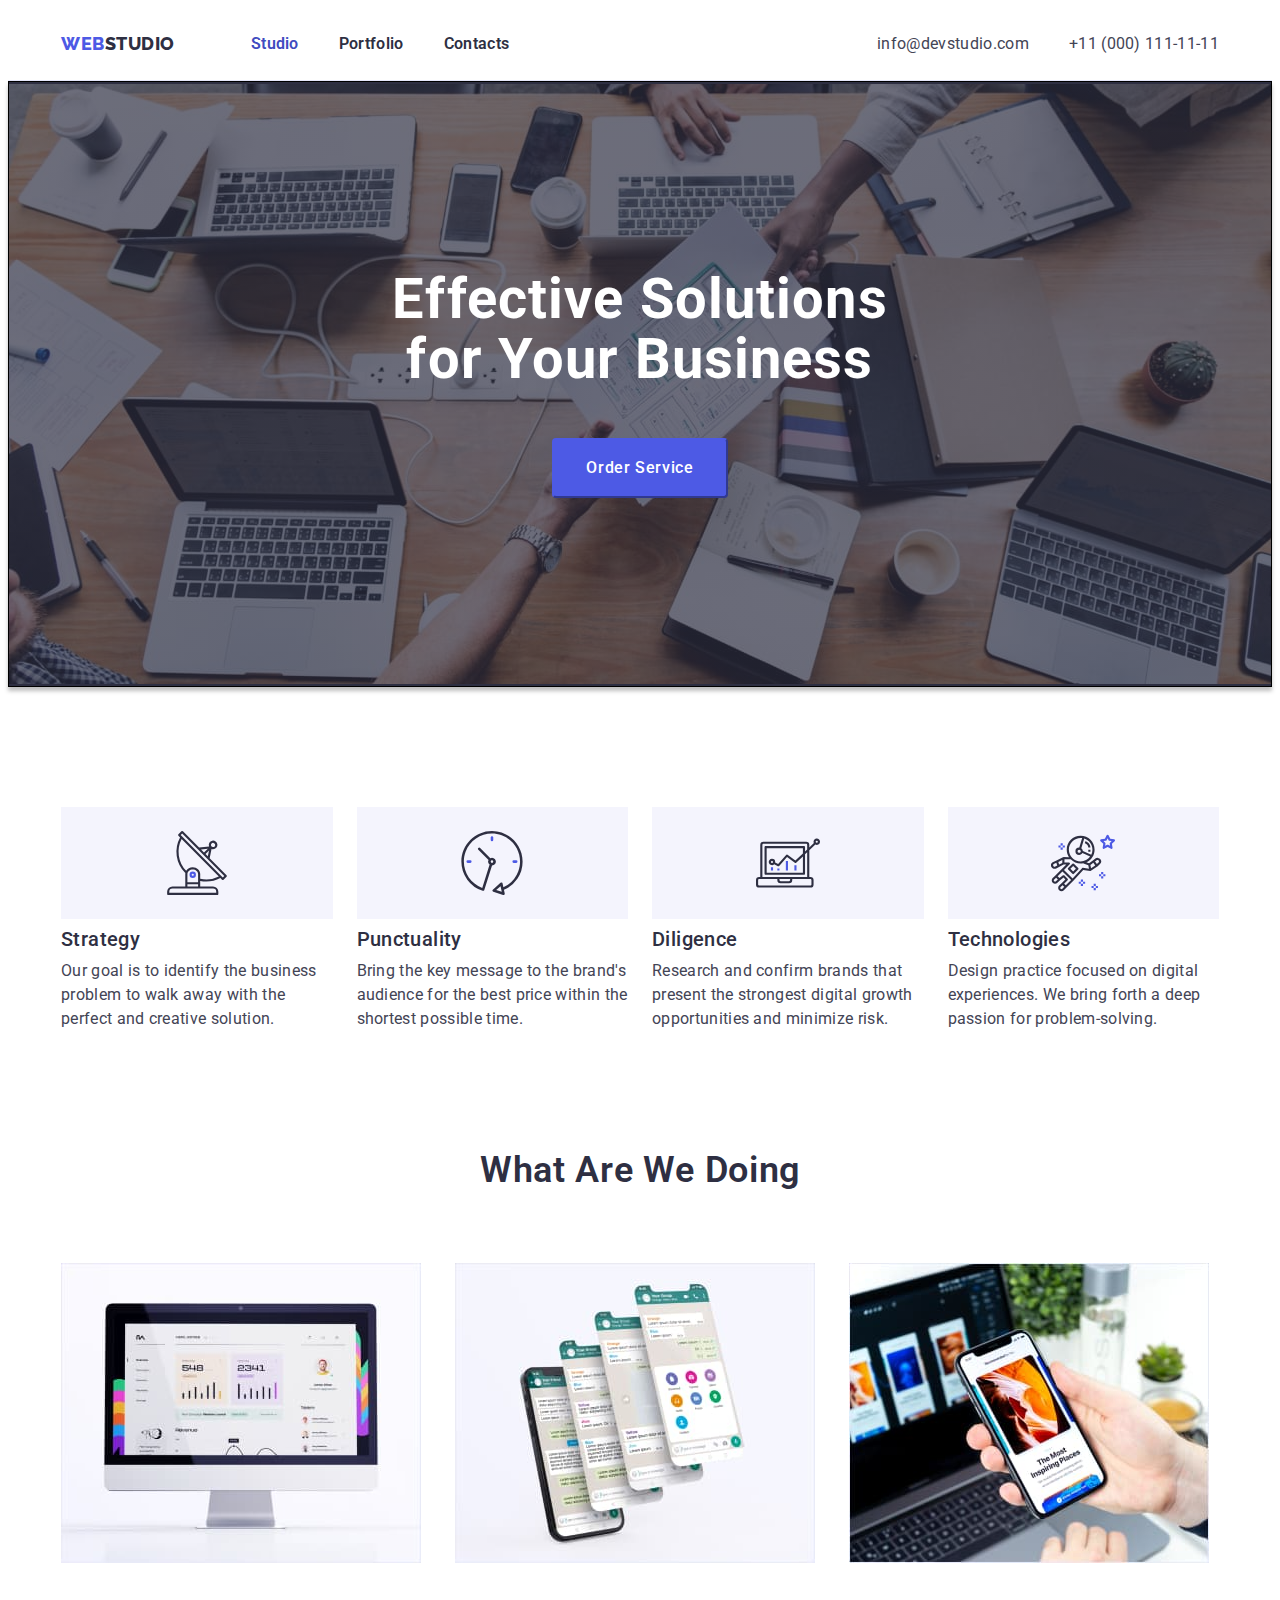
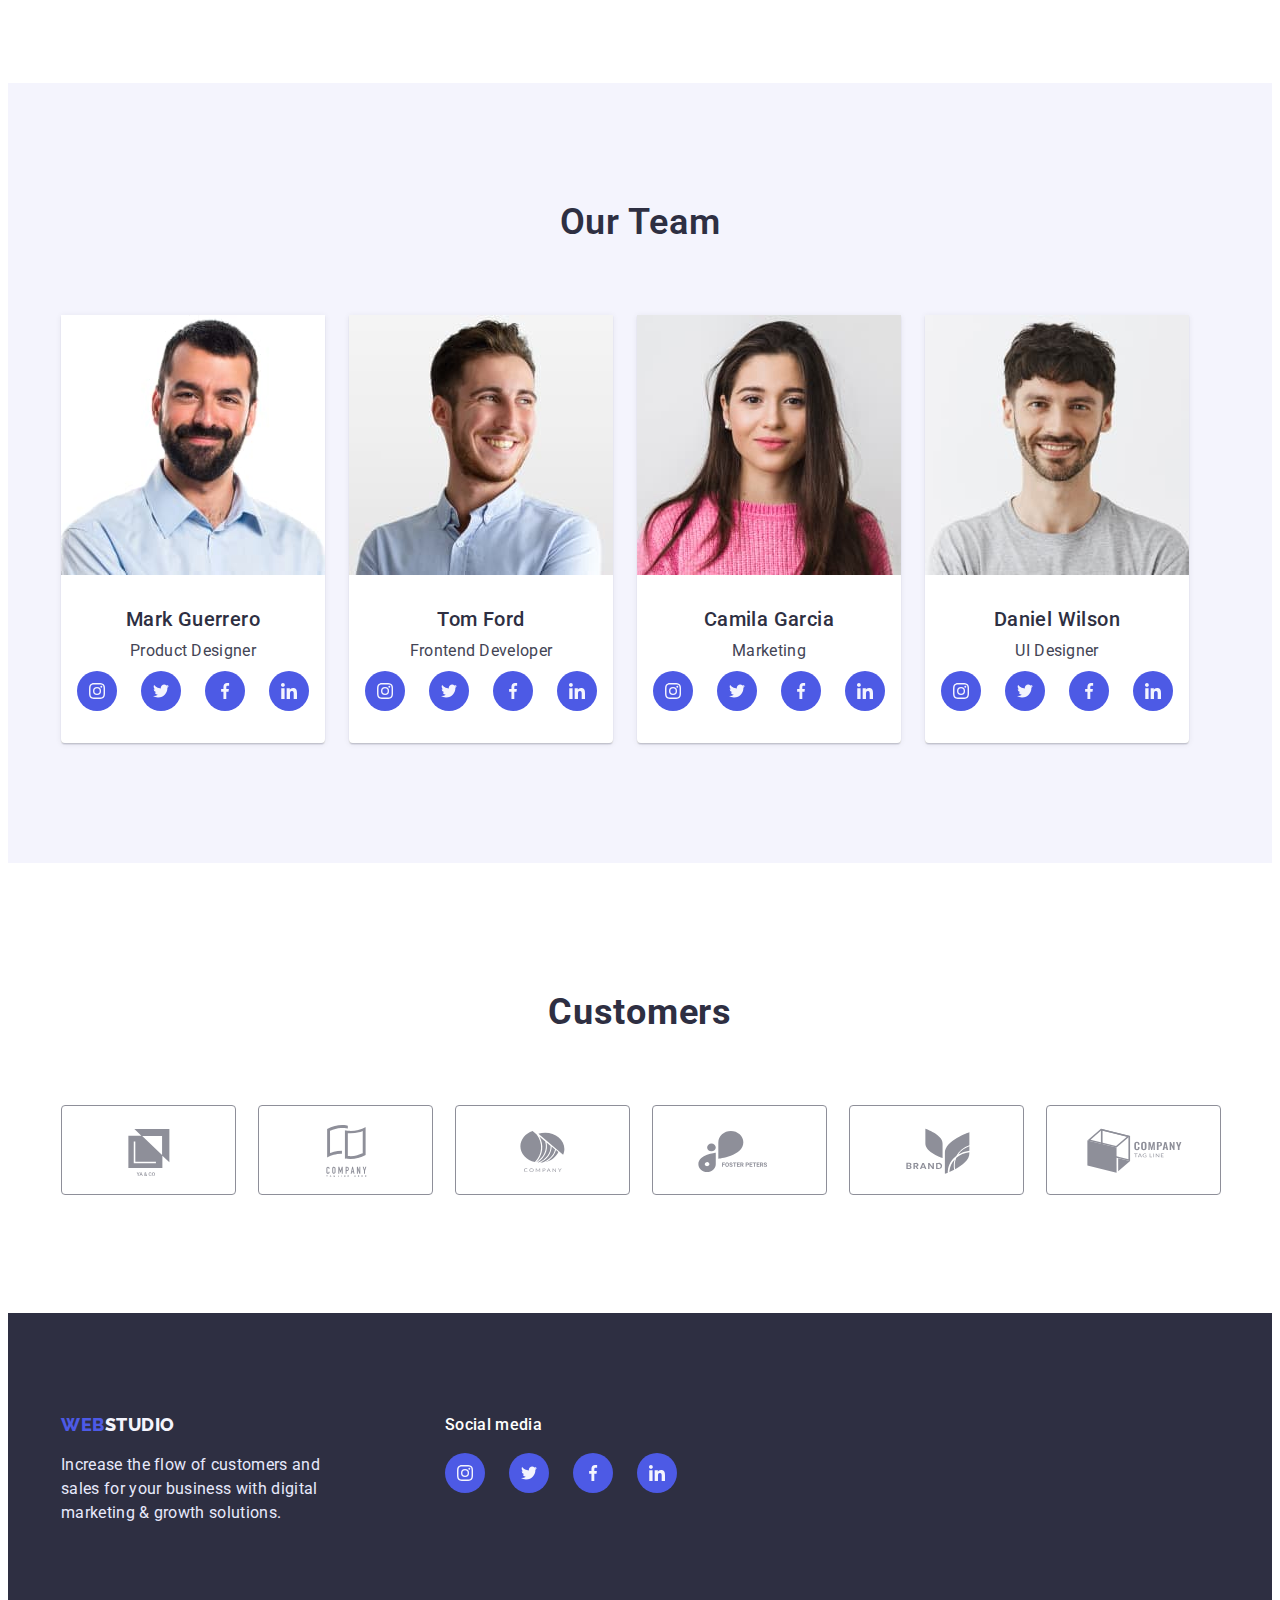
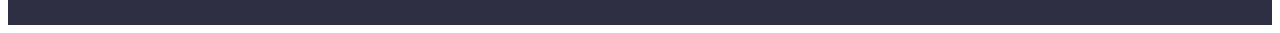
<file: index.html>
<!DOCTYPE html>
<html lang="en">
  <head>
    <meta charset="UTF-8" />
    <meta http-equiv="X-UA-Compatible" content="IE=edge" />
    <meta name="viewport" content="width=device-width, initial-scale=1.0" />
    <title>Webstudio</title>
    <link
      rel="stylesheet"
      href="https://cdnjs.cloudflare.com/ajax/libs/modern-normalize/1.1.0/modern-normalize.min.css"
      integrity="sha512-wpPYUAdjBVSE4KJnH1VR1HeZfpl1ub8YT/NKx4PuQ5NmX2tKuGu6U/JRp5y+Y8XG2tV+wKQpNHVUX03MfMFn9Q=="
      crossorigin="anonymous"
      referrerpolicy="no-referrer"
    />
    <link rel="preconnect" href="https://fonts.googleapis.com" />
    <link rel="preconnect" href="https://fonts.gstatic.com" crossorigin />
    <link
      href="https://fonts.googleapis.com/css2?family=Raleway:wght@800&family=Roboto:wght@400;500;700;900&display=swap"
      rel="stylesheet"
    />
    <link rel="stylesheet" href="./css/styles.css" />
  </head>
  <body>
    <header class="header">
      <div class="header-container container">
        <a class="logo link" href="./index.html"
          ><span class="logo-part">web</span>studio</a
        >
        <nav class="header-navigation">
          <ul class="header-list list">
            <li class="header-item">
              <a class="header-link link current" href="">Studio</a>
            </li>
            <li class="header-item">
              <a class="header-link link" href="./portfolio.html">Portfolio</a>
            </li>
            <li class="header-item">
              <a class="header-link link" href="">Contacts</a>
            </li>
          </ul>
        </nav>
        <ul class="header-contact list">
          <li class="header-contact-item">
            <a
              class="header-contact-link link"
              href="mailto:info@devstudio.com"
            >
              info@devstudio.com</a
            >
          </li>
          <li class="header-contact-item">
            <a class="header-contact-link link" href="tel:+110001111111">
              +11 (000) 111-11-11</a
            >
          </li>
        </ul>
      </div>
    </header>
    <main class="main">
      <!--Section Hero-->
      <section class="hero">
        <div class="hero-wrap container">
          <h1 class="hero-title">Effective Solutions for Your Business</h1>
          <button class="hero-btn" type="button">Order Service</button>
        </div>
      </section>
      <!-- Section about -->
      <section class="about section">
        <div class="about-wrap container">
          <ul class="about-list list">
            <li class="about-item icon-antenna">
              <h2 class="about-title">Strategy</h2>
              <p class="about-text">
                Our goal is to identify the business problem to walk away with
                the perfect and creative solution.
              </p>
            </li>
            <li class="about-item icon-clock">
              <h2 class="about-title">Punctuality</h2>
              <p class="about-text">
                Bring the key message to the brand's audience for the best price
                within the shortest possible time.
              </p>
            </li>
            <li class="about-item icon-pc">
              <h2 class="about-title">Diligence</h2>
              <p class="about-text">
                Research and confirm brands that present the strongest digital
                growth opportunities and minimize risk.
              </p>
            </li>
            <li class="about-item icon-astronaut">
              <h2 class="about-title">Technologies</h2>
              <p class="about-text">
                Design practice focused on digital experiences. We bring forth a
                deep passion for problem-solving.
              </p>
            </li>
          </ul>
        </div>
      </section>
      <!-- Section Products -->
      <section class="products section">
        <div class="product-wrap container">
          <h2 class="products-title">What are we doing</h2>
          <ul class="products-list list">
            <li class="products-item">
              <img
                class="products-img"
                src="./images/img1.jpg"
                alt="product on a desctop"
                width="360"
                height="300"
              />
            </li>
            <li class="products-item">
              <img
                class="products-img"
                src="./images/img2.jpg"
                alt="product on a smartphone"
                width="360"
                height="300"
              />
            </li>
            <li class="products-item">
              <img
                class="products-img"
                src="./images/img3.jpg"
                alt="product on a notebook and a smartphone"
                width="360"
                height="300"
              />
            </li>
          </ul>
        </div>
      </section>
      <!-- Section team -->
      <section class="team section">
        <div class="team-wrap container">
          <h2 class="team-title">Our team</h2>
          <ul class="team-list list">
            <li class="team-item">
              <div class="team-item-wrap">
                <img
                  class="team-item-img"
                  src="./images/markguerrero.jpg"
                  alt="photo of Mark Guerrero"
                  width="264"
                  height="260"
                />
                <h3 class="team-item-title">Mark Guerrero</h3>
                <p class="team-item-text">Product Designer</p>
                <ul class="soc-list list">
                  <li class="soc-item">
                    <a href="" class="soc-link link">
                      <svg class="soc-icon" height="16px" width="16px">
                        <use href="./images/icons.svg#icon-instagram"></use>
                      </svg>
                    </a>
                  </li>
                  <li class="soc-item">
                    <a href="" class="soc-link link">
                      <svg class="soc-icon" height="16px" width="16px">
                        <use href="./images/icons.svg#icon-twitter"></use>
                      </svg>
                    </a>
                  </li>
                  <li class="soc-item">
                    <a href="" class="soc-link link">
                      <svg class="soc-icon" height="16px" width="16px">
                        <use href="./images/icons.svg#icon-facebook"></use>
                      </svg>
                    </a>
                  </li>
                  <li class="soc-item">
                    <a href="" class="soc-link link">
                      <svg class="soc-icon" height="16px" width="16px">
                        <use href="./images/icons.svg#icon-linkedin"></use>
                      </svg>
                    </a>
                  </li>
                </ul>
              </div>
            </li>
            <li class="team-item">
              <div class="team-item-wrap">
                <img
                  class="team-item-img"
                  src="./images/tomford.jpg"
                  alt="photo of Tom Ford"
                  width="264"
                  height="260"
                />
                <h3 class="team-item-title">Tom Ford</h3>
                <p class="team-item-text">Frontend Developer</p>
                <ul class="soc-list list">
                  <li class="soc-item">
                    <a href="" class="soc-link link">
                      <svg class="soc-icon" height="16px" width="16px">
                        <use href="./images/icons.svg#icon-instagram"></use>
                      </svg>
                    </a>
                  </li>
                  <li class="soc-item">
                    <a href="" class="soc-link link">
                      <svg class="soc-icon" height="16px" width="16px">
                        <use href="./images/icons.svg#icon-twitter"></use>
                      </svg>
                    </a>
                  </li>
                  <li class="soc-item">
                    <a href="" class="soc-link link">
                      <svg class="soc-icon" height="16px" width="16px">
                        <use href="./images/icons.svg#icon-facebook"></use>
                      </svg>
                    </a>
                  </li>
                  <li class="soc-item">
                    <a href="" class="soc-link link">
                      <svg class="soc-icon" height="16px" width="16px">
                        <use href="./images/icons.svg#icon-linkedin"></use>
                      </svg>
                    </a>
                  </li>
                </ul>
              </div>
            </li>
            <li class="team-item">
              <div class="team-item-wrap">
                <img
                  class="team-item-img"
                  src="./images/camilagarcia.jpg"
                  alt="photo of Camila Garcia"
                  width="264"
                  height="260"
                />
                <h3 class="team-item-title">Camila Garcia</h3>
                <p class="team-item-text">Marketing</p>
                <ul class="soc-list list">
                  <li class="soc-item">
                    <a href="" class="soc-link link">
                      <svg class="soc-icon" height="16px" width="16px">
                        <use href="./images/icons.svg#icon-instagram"></use>
                      </svg>
                    </a>
                  </li>
                  <li class="soc-item">
                    <a href="" class="soc-link link">
                      <svg class="soc-icon" height="16px" width="16px">
                        <use href="./images/icons.svg#icon-twitter"></use>
                      </svg>
                    </a>
                  </li>
                  <li class="soc-item">
                    <a href="" class="soc-link link">
                      <svg class="soc-icon" height="16px" width="16px">
                        <use href="./images/icons.svg#icon-facebook"></use>
                      </svg>
                    </a>
                  </li>
                  <li class="soc-item">
                    <a href="" class="soc-link link">
                      <svg class="soc-icon" height="16px" width="16px">
                        <use href="./images/icons.svg#icon-linkedin"></use>
                      </svg>
                    </a>
                  </li>
                </ul>
              </div>
            </li>
            <li class="team-item">
              <div class="team-item-wrap">
                <img
                  class="team-item-img"
                  src="./images/danielwilson.jpg"
                  alt="photo of Daniel Wilson"
                  width="264"
                  height="260"
                />
                <h3 class="team-item-title">Daniel Wilson</h3>
                <p class="team-item-text">UI Designer</p>
                <ul class="soc-list list">
                  <li class="soc-item">
                    <a href="" class="soc-link link">
                      <svg class="soc-icon" height="16px" width="16px">
                        <use href="./images/icons.svg#icon-instagram"></use>
                      </svg>
                    </a>
                  </li>
                  <li class="soc-item">
                    <a href="" class="soc-link link">
                      <svg class="soc-icon" height="16px" width="16px">
                        <use href="./images/icons.svg#icon-twitter"></use>
                      </svg>
                    </a>
                  </li>
                  <li class="soc-item">
                    <a href="" class="soc-link link">
                      <svg class="soc-icon" height="16px" width="16px">
                        <use href="./images/icons.svg#icon-facebook"></use>
                      </svg>
                    </a>
                  </li>
                  <li class="soc-item">
                    <a href="" class="soc-link link">
                      <svg class="soc-icon" height="16px" width="16px">
                        <use href="./images/icons.svg#icon-linkedin"></use>
                      </svg>
                    </a>
                  </li>
                </ul>
              </div>
            </li>
          </ul>
        </div>
      </section>
      <!-- Section Customers -->
      <section class="customer section">
        <div class="customer-wrap container">
          <h2 class="customer-title">Customers</h2>
          <ul class="customer-list list">
            <li class="customer-item">
              <a href="" class="customer-link">
                <svg class="customer-icon" width="104px" height="56px">
                  <use href="./images/icons.svg#icon-logo6"></use>
                </svg>
              </a>
            </li>
            <li class="customer-item">
              <a href="" class="customer-link">
                <svg class="customer-icon" width="104px" height="56px">
                  <use href="./images/icons.svg#icon-logo1"></use>
                </svg>
              </a>
            </li>
            <li class="customer-item">
              <a href="" class="customer-link">
                <svg class="customer-icon" width="104px" height="56px">
                  <use href="./images/icons.svg#icon-logo2"></use>
                </svg>
              </a>
            </li>
            <li class="customer-item">
              <a href="" class="customer-link">
                <svg class="customer-icon" width="104px" height="56px">
                  <use href="./images/icons.svg#icon-logo3"></use>
                </svg>
              </a>
            </li>
            <li class="customer-item">
              <a href="" class="customer-link">
                <svg class="customer-icon" width="104px" height="56px">
                  <use href="./images/icons.svg#icon-logo4"></use>
                </svg>
              </a>
            </li>
            <li class="customer-item">
              <a href="" class="customer-link">
                <svg class="customer-icon" width="104px" height="56px">
                  <use href="./images/icons.svg#icon-logo5"></use>
                </svg>
              </a>
            </li>
          </ul>
        </div>
      </section>
    </main>
    <footer class="footer">
      <div class="footer-wrap container">
        <div>
          <a class="footer-logo link" href="./index.html"
            ><span class="logo-part">web</span>studio</a
          >
          <p class="footer-text">
            Increase the flow of customers and sales for your business with
            digital marketing & growth solutions.
          </p>
        </div>
        <div class="footer-soc-media">
          <h3 class="footer-soc-title">Social media</h3>
          <ul class="soc-list list">
            <li class="soc-item">
              <a href="" class="soc-link link">
                <svg class="soc-icon" height="16px" width="16px">
                  <use href="./images/icons.svg#icon-instagram"></use>
                </svg>
              </a>
            </li>
            <li class="soc-item">
              <a href="" class="soc-link link">
                <svg class="soc-icon" height="16px" width="16px">
                  <use href="./images/icons.svg#icon-twitter"></use>
                </svg>
              </a>
            </li>
            <li class="soc-item">
              <a href="" class="soc-link link">
                <svg class="soc-icon" height="16px" width="16px">
                  <use href="./images/icons.svg#icon-facebook"></use>
                </svg>
              </a>
            </li>
            <li class="soc-item">
              <a href="" class="soc-link link">
                <svg class="soc-icon" height="16px" width="16px">
                  <use href="./images/icons.svg#icon-linkedin"></use>
                </svg>
              </a>
            </li>
          </ul>
        </div>
      </div>
    </footer>
  </body>
</html>
</file>
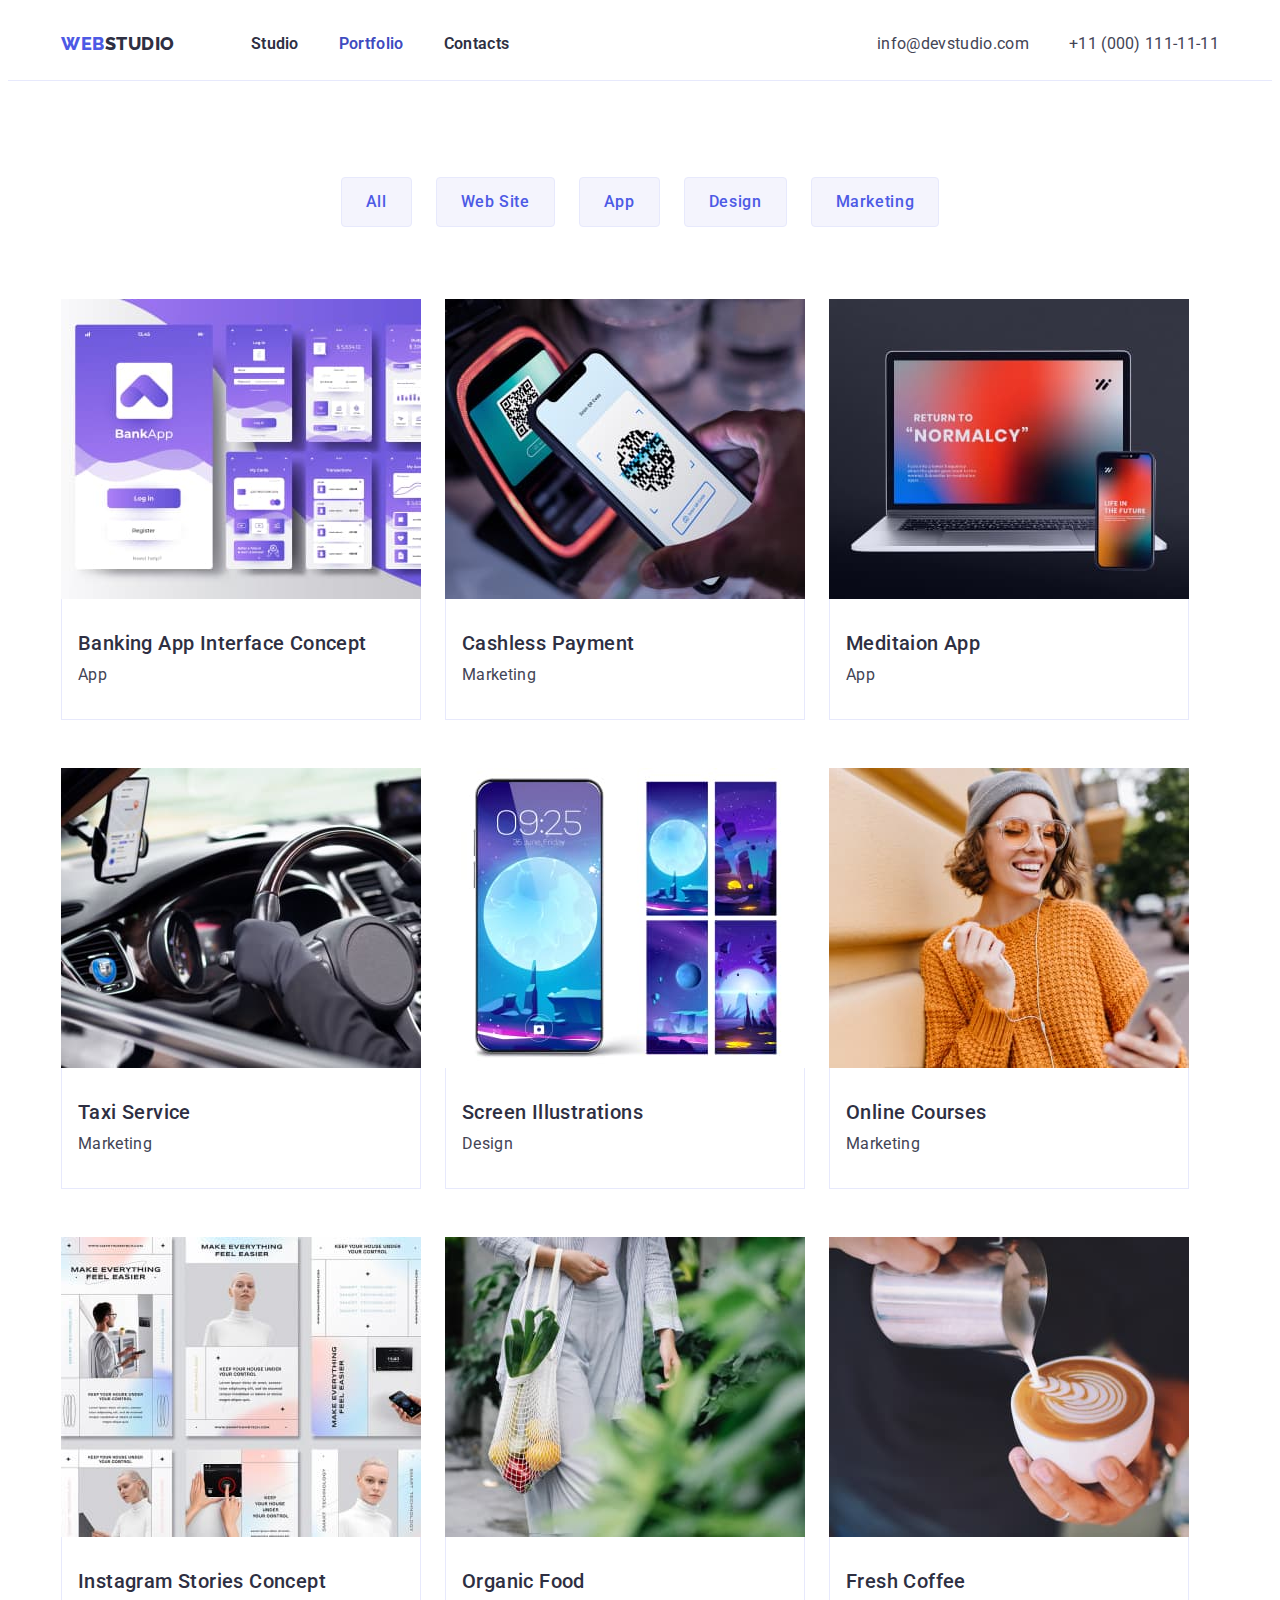
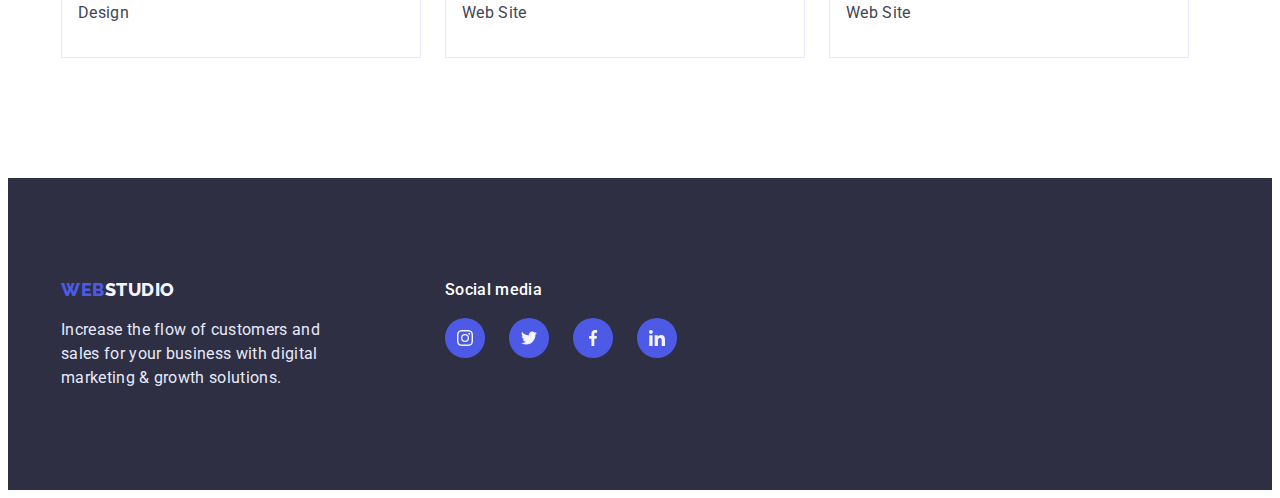
<file: portfolio.html>
<!DOCTYPE html>
<html lang="en">
  <head>
    <meta charset="UTF-8" />
    <meta http-equiv="X-UA-Compatible" content="IE=edge" />
    <meta name="viewport" content="width=device-width, initial-scale=1.0" />
    <title>Webstudio Portfolio</title>
    <link
      rel="stylesheet"
      href="https://cdnjs.cloudflare.com/ajax/libs/modern-normalize/1.1.0/modern-normalize.min.css"
      integrity="sha512-wpPYUAdjBVSE4KJnH1VR1HeZfpl1ub8YT/NKx4PuQ5NmX2tKuGu6U/JRp5y+Y8XG2tV+wKQpNHVUX03MfMFn9Q=="
      crossorigin="anonymous"
      referrerpolicy="no-referrer"
    />
    <link rel="stylesheet" href="./css/styles.css" />
    <link rel="preconnect" href="https://fonts.googleapis.com" />
    <link rel="preconnect" href="https://fonts.gstatic.com" crossorigin />
    <link
      href="https://fonts.googleapis.com/css2?family=Raleway:wght@800&family=Roboto:wght@400;500;700;900&display=swap"
      rel="stylesheet"
    />
  </head>
  <body>
    <header class="header">
      <div class="header-container container">
        <a class="logo link" href="./index.html"
          ><span class="logo-part">web</span>studio</a
        >
        <nav class="header-navigation">
          <ul class="header-list list">
            <li class="header-item">
              <a class="header-link link" href="./index.html">Studio</a>
            </li>
            <li class="header-item">
              <a class="header-link link current" href="">Portfolio</a>
            </li>
            <li class="header-item">
              <a class="header-link link" href="">Contacts</a>
            </li>
          </ul>
        </nav>
        <ul class="header-contact list">
          <li class="header-contact-item">
            <a
              class="header-contact-link link"
              href="mailto:info@devstudio.com"
            >
              info@devstudio.com</a
            >
          </li>
          <li class="header-contact-item">
            <a class="header-contact-link link" href="tel:+110001111111">
              +11 (000) 111-11-11</a
            >
          </li>
        </ul>
      </div>
    </header>
    <main>
      <section class="portfolio">
        <div class="section-wrap container">
          <h1 class="section-title visually-hidden">Portfolio</h1>
          <ul class="filter-list list filter-wrap">
            <li class="filter-item">
              <button class="filter-btn" type="button">All</button>
            </li>
            <li class="filter-item">
              <button class="filter-btn" type="button">Web Site</button>
            </li>
            <li class="filter-item">
              <button class="filter-btn" type="button">App</button>
            </li>
            <li class="filter-item">
              <button class="filter-btn" type="button">Design</button>
            </li>
            <li class="filter-item">
              <button class="filter-btn" type="button">Marketing</button>
            </li>
          </ul>
          <ul class="portfolio-list list">
            <li class="portfolio-item">
              <img
                src="./images/portfolio/BankingProducts.jpg"
                alt="banking apps"
                width="360"
                height="300"
              />
              <div class="item-descr-wrap">
                <h2 class="portfolio-item-title">
                  Banking App Interface Concept
                </h2>
                <p class="portfolio-item-text">App</p>
              </div>
            </li>
            <li class="portfolio-item">
              <img
                src="./images/portfolio/CashlessPayment.jpg"
                alt="example how to pay with the phone"
                width="360"
                height="300"
              />
              <div class="item-descr-wrap">
                <h2 class="portfolio-item-title">Cashless Payment</h2>
                <p class="portfolio-item-text">Marketing</p>
              </div>
            </li>
            <li class="portfolio-item">
              <img
                src="./images/portfolio/MeditaionApp.jpg"
                alt="example of the Meditaion app"
                width="360"
                height="300"
              />
              <div class="item-descr-wrap">
                <h2 class="portfolio-item-title">Meditaion App</h2>
                <p class="portfolio-item-text">App</p>
              </div>
            </li>
            <li class="portfolio-item">
              <img
                src="./images/portfolio/TaxiService.jpg"
                alt="example how to use the taxi app in the car"
                width="360"
                height="300"
              />
              <div class="item-descr-wrap">
                <h2 class="portfolio-item-title">Taxi Service</h2>
                <p class="portfolio-item-text">Marketing</p>
              </div>
            </li>
            <li class="portfolio-item">
              <img
                src="./images/portfolio/ScreenIllustrations.jpg"
                alt="example of Screen Illustrations"
                width="360"
                height="300"
              />
              <div class="item-descr-wrap">
                <h2 class="portfolio-item-title">Screen Illustrations</h2>
                <p class="portfolio-item-text">Design</p>
              </div>
            </li>
            <li class="portfolio-item">
              <img
                src="./images/portfolio/OnlineCourses.jpg"
                alt="a women is enjoing the online courses"
                width="360"
                height="300"
              />
              <div class="item-descr-wrap">
                <h2 class="portfolio-item-title">Online Courses</h2>
                <p class="portfolio-item-text">Marketing</p>
              </div>
            </li>
            <li class="portfolio-item">
              <img
                src="./images/portfolio/InstagramStoriesConcept.jpg"
                alt="example of Instagram Stories Concepts"
                width="360"
                height="300"
              />
              <div class="item-descr-wrap">
                <h2 class="portfolio-item-title">Instagram Stories Concept</h2>
                <p class="portfolio-item-text">Design</p>
              </div>
            </li>
            <li class="portfolio-item">
              <img
                src="./images/portfolio/OrganicFood.jpg"
                alt="a woman is holding a net bag with vegetables"
                width="360"
                height="300"
              />
              <div class="item-descr-wrap">
                <h2 class="portfolio-item-title">Organic Food</h2>
                <p class="portfolio-item-text">Web Site</p>
              </div>
            </li>
            <li class="portfolio-item">
              <img
                src="./images/portfolio/FreshCoffee.jpg"
                alt="a man is pouring milk into a cup of fresh coffee"
                width="360"
                height="300"
              />
              <div class="item-descr-wrap">
                <h2 class="portfolio-item-title">Fresh Coffee</h2>
                <p class="portfolio-item-text">Web Site</p>
              </div>
            </li>
          </ul>
        </div>
      </section>
    </main>
    <footer class="footer">
      <div class="footer-wrap container">
        <div>
          <a class="footer-logo link" href="./index.html"
            ><span class="logo-part">web</span>studio</a
          >
          <p class="footer-text">
            Increase the flow of customers and sales for your business with
            digital marketing & growth solutions.
          </p>
        </div>
        <div class="footer-soc-media">
          <h3 class="footer-soc-title">Social media</h3>
          <ul class="soc-list list">
            <li class="soc-item">
              <a href="" class="soc-link link">
                <svg class="soc-icon" height="16px" width="16px">
                  <use href="./images/icons.svg#icon-instagram"></use>
                </svg>
              </a>
            </li>
            <li class="soc-item">
              <a href="" class="soc-link link">
                <svg class="soc-icon" height="16px" width="16px">
                  <use href="./images/icons.svg#icon-twitter"></use>
                </svg>
              </a>
            </li>
            <li class="soc-item">
              <a href="" class="soc-link link">
                <svg class="soc-icon" height="16px" width="16px">
                  <use href="./images/icons.svg#icon-facebook"></use>
                </svg>
              </a>
            </li>
            <li class="soc-item">
              <a href="" class="soc-link link">
                <svg class="soc-icon" height="16px" width="16px">
                  <use href="./images/icons.svg#icon-linkedin"></use>
                </svg>
              </a>
            </li>
          </ul>
        </div>
      </div>
    </footer>
  </body>
</html>
</file>
<file: css/styles.css>
:root {
  /* IRIS */
  --Primary-brand-color: #4d5ae5;

  /* OCEAN */
  --Pressed-state-color: #404bbf;

  /* Navy blue */
  --Dark-color: #2e2f42;

  /* GREEN */
  --Success-color: #31d0aa;

  /* SLATE */
  --Text-color: #434455;

  /* LIGHT SLATE */
  --Subtle-Text-color: #8e8f99;

  /* CORNFLOWER */
  --Accent-color: #e7e9fc;

  /* CLOUD */
  --Light-color: #f4f4fd;
}

a {
  text-decoration: none;
  color: inherit;
}

p,
h1,
h2,
h3,
h4,
h5,
h6 {
  margin: 0;
}

button {
  cursor: pointer;
}

ul,
ol {
  list-style: none;
  margin: 0;
  padding: 0;
}

img {
  display: block;
  max-width: 100%;
  height: auto;
}

body {
  font-family: "Roboto", sans-serif;
  color: var(--Text-color);
}

.container {
  width: 1158px;
  margin: 0 auto;
  padding-left: 15px;
  padding-right: 15px;
}

.list {
  list-style: none;
}

.link {
  text-decoration: none;
}

.header-link.current {
  color: var(--Pressed-state-color);
}

.section {
  padding-bottom: 120px;
}

/* -----------HEADER------------- */
.header {
  background: #ffffff;

  border-bottom: 1px solid var(--Accent-color);
  padding-top: 24px;
  padding-bottom: 24px;
}

.header-container {
  display: flex;
  align-items: center;
}

.logo {
  font-family: "Raleway", sans-serif;
  font-style: normal;
  font-weight: 800;
  font-size: 18px;
  line-height: 1.33;
  align-items: center;
  letter-spacing: 0.03em;
  text-transform: uppercase;
  color: var(--Dark-color);
}
.logo-part {
  font-family: "Raleway", sans-serif;
  font-style: normal;
  font-weight: 800;
  font-size: 18px;
  line-height: 1.33;
  align-items: center;
  letter-spacing: 0.03em;
  text-transform: uppercase;
  color: var(--Primary-brand-color);
}

.logo:focus {
  color: var(--Pressed-state-color);
}

.header-navigation {
  margin-left: 76px;
}

.header-list {
  display: flex;
  gap: 40px;
}

.header-item {
}
.header-link {
  font-weight: 600;
  font-size: 16px;
  line-height: 1.5;
  letter-spacing: 0.02em;
  color: var(--Dark-color);
}
.header-link:hover,
.header-link:focus {
  color: var(--Pressed-state-color);
}

.header-contact {
  display: flex;
  gap: 40px;
  margin-left: auto;
}
.header-contact-item {
}
.header-contact-link {
  font-size: 16px;
  line-height: 1.5;
  letter-spacing: 0.02em;
  color: var(--Text-color);
}
.header-contact-link:hover,
.header-contact-link:focus {
  color: var(--Pressed-state-color);
}


/* -------------------Section HERO----------------- */
.main {
}
.hero {
  background: var(--Dark-color);
  background-image: linear-gradient(
      rgba(46, 47, 66, 0.7),
      rgba(46, 47, 66, 0.7)
    ),
    url(../images/hero-bg.jpg);
  background-repeat: no-repeat;
  background-position: center;
  background-size: 1440px;
  border: 1px solid #000000;
  box-shadow: 0px 4px 4px rgba(0, 0, 0, 0.25);
  padding-top: 188px;
  padding-bottom: 188px;
}

.hero-wrap {
}

.hero-title {
  font-weight: 700;
  font-size: 56px;
  line-height: 1.07;
  text-align: center;
  letter-spacing: 0.02em;
  color: #ffffff;
  max-width: 500px;
  margin: 0 auto;
}
.hero-btn {
  font-family: inherit;
  font-weight: 500;
  font-size: 16px;
  line-height: 1.5;
  align-items: center;
  letter-spacing: 0.04em;
  color: #ffffff;
  cursor: pointer;
  background: var(--Primary-brand-color);
  display: block;
  margin: 48px auto 0 auto;
  padding: 16px 32px;
  border-color: var(--Primary-brand-color);
  border-radius: 4px;
}
.hero-btn:hover,
.hero-btn:focus {
  background: var(--Pressed-state-color);
  box-shadow: 0px 4px 4px rgba(0, 0, 0, 0.15);
}

/* -------------------Section ABOUT----------------- */

.about {
  padding-top: 120px;
}
.about-list {
  display: flex;
  gap: 24px;
}

.about-item {
  flex-basis: calc((100% - 72px) / 4);
}

.about-item::before {
  content: "";
  display: block;
  height: 112px;
  background-color: var(--Light-color);
  background-repeat: no-repeat;
  background-position: center;
  margin-bottom: 8px;
}

.icon-antenna::before {
  background-image: url(../images/antenna.svg);
}
.icon-clock::before {
  background-image: url(../images/clock.svg);
}
.icon-pc::before {
  background-image: url(../images/diagram.svg);
}
.icon-astronaut::before {
  background-image: url(../images/astronaut.svg);
}

.about-title {
  font-weight: 500;
  font-size: 20px;
  line-height: 1.2;
  letter-spacing: 0.02em;
  color: var(--Dark-color);
  margin-bottom: 8px;
}
.about-text {
  font-size: 16px;
  line-height: 1.5;
  letter-spacing: 0.02em;
  color: var(--Text-color);
}

/* -------------------Section PRODUCTS----------------- */

.products {
}
.products-title {
  font-weight: 600;
  font-size: 36px;
  line-height: 1.11;
  text-align: center;
  letter-spacing: 0.02em;
  text-transform: capitalize;
  color: var(--Dark-color);
  margin-bottom: 72px;
}
.products-list {
  display: flex;
  gap: 24px;
}
.products-item {
  flex-basis: calc((100% - 48px) / 3);
}
.products-img {
}

/* -------------------Section TEAM----------------- */

.team {
  background: var(--Light-color);
  padding-top: 120px;
}
.team-title {
  font-weight: 600;
  font-size: 36px;
  line-height: 1.11;
  text-align: center;
  letter-spacing: 0.02em;
  text-transform: capitalize;
  color: var(--Dark-color);
  margin-bottom: 72px;
}
.team-list {
  display: flex;
  gap: 24px;
}
.team-item {
  background: #ffffff;
}

.team-item-wrap {
  box-shadow: 0px 1px 6px rgba(46, 47, 66, 0.08),
    0px 1px 1px rgba(46, 47, 66, 0.16), 0px 2px 1px rgba(46, 47, 66, 0.08);
  border-radius: 0px 0px 4px 4px;
  padding-bottom: 32px;
}

.team-item-img {
}
.team-item-title {
  font-weight: 500;
  font-size: 20px;
  line-height: 1.2;
  text-align: center;
  letter-spacing: 0.02em;
  color: var(--Dark-color);
  margin-top: 32px;
  margin-bottom: 8px;
}
.team-item-text {
  font-size: 16px;
  line-height: 1.5;
  text-align: center;
  letter-spacing: 0.02em;
  color: var(--Text-color);
  margin-bottom: 8px;
}

.soc-list {
  display: flex;
  justify-content: center;
  gap: 24px;
}

.soc-item {
  width: 40px;
  height: 40px;
}
.soc-link {
  width: 100%;
  height: 100%;
  background-color: var(--Primary-brand-color);
  border-radius: 50%;
  display: flex;
  justify-content: center;
  align-items: center;
}
.soc-icon {
  fill: var(--Light-color);
}

.soc-link:hover,
.soc-link:focus {
  background-color: var(--Pressed-state-color);
}
/* ------------------Section CUSTOMER---------------- */
.customer {
  padding-top: 130px;
}
.customer-wrap {
}

.customer-title {
  font-weight: 700;
  font-size: 36px;
  line-height: 1.11;
  text-align: center;
  letter-spacing: 0.02em;
  text-transform: capitalize;
  color: var(--Dark-color);
  margin-bottom: 72px;
}
.customer-list {
  display: flex;
  gap: 24px;
}

.customer-item {
  width: calc((100% - 120px) / 6);
  height: 88px;
}
.customer-link {
  width: 100%;
  height: 100%;
  border: 1px solid var(--Subtle-Text-color);
  border-radius: 4px;
  display: flex;
  justify-items: center;
  align-items: center;
  color: #31d0aa;
}
.customer-icon {
  margin: auto auto;
  fill: var(--Subtle-Text-color);
}
.customer-link:hover,
.customer-link:focus {
  border-color: var(--Pressed-state-color);
}

.customer-link:hover .customer-icon,
.customer-link:focus .customer-icon {
  fill: #404bbf;
}

/* -------------------Section FOOTER----------------- */

.footer {
  background: var(--Dark-color);
  padding-top: 100px;
  padding-bottom: 100px;
}

.footer-wrap {
  display: flex;
}

.footer-logo {
  font-family: "Raleway", sans-serif;
  font-style: normal;
  font-weight: 800;
  font-size: 18px;
  line-height: calc(21 / 18);
  align-items: center;
  letter-spacing: 0.03em;
  text-transform: uppercase;
  color: var(--Light-color);
}

.footer-soc-media{
  margin-left: 120px;
}

.footer-text {
  font-size: 16px;
  line-height: 1.5;
  letter-spacing: 0.02em;
  color: var(--Accent-color);
  width: 264px;
  margin-top: 16px;
}

.footer-soc-title {
  margin-bottom: 16px;
  font-weight: 500;
  font-size: 16px;
  line-height: 1.5;
  letter-spacing: 0.02em;
  color: #ffffff;
}
.footer-item .soc-link {
  background-color: rgba(255, 255, 255, 0.1);
}

.footer .soc-link:hover,
.footer .soc-link:focus {
  background-color: var(--Success-color);
}

/* ---------PORTFOLIO----------- */

.portfolio {
  padding-top: 96px;
  padding-bottom: 120px;
}

.section-title {
}

.visually-hidden {
  position: absolute;
  white-space: nowrap;
  width: 1px;
  height: 1px;
  overflow: hidden;
  border: 0;
  padding: 0;
  clip: rect(0 0 0 0);
  clip-path: inset(50%);
  margin: -1px;
}

.filter-wrap {
  display: flex;
  align-items: center;
  gap: 24px;
  justify-content: center;
}

.filter-btn {
  font-family: inherit;
  font-weight: 500;
  font-size: 16px;
  line-height: 1.5;
  align-items: center;
  text-align: center;
  letter-spacing: 0.04em;
  color: var(--Primary-brand-color);
  cursor: pointer;
  background: var(--Light-color);
  border: 1px solid #e7e9fc;
  border-radius: 4px;
  padding: 12px 24px;
}

.filter-btn:hover,
.filter-btn:focus {
  color: #ffffff;
  background: var(--Pressed-state-color);
  border-color: var(--Pressed-state-color);
  box-shadow: 0px 3px 1px rgba(0, 0, 0, 0.1), 0px 2px 1px rgba(0, 0, 0, 0.08),
    0px 2px 2px rgba(0, 0, 0, 0.12);
}

.portfolio-list {
  display: flex;
  flex-wrap: wrap;
  column-gap: 24px;
  row-gap: 48px;
  margin-top: 72px;
}

.portfolio-item:hover {
  box-shadow: 0px 1px 6px rgba(46, 47, 66, 0.08),
    0px 1px 1px rgba(46, 47, 66, 0.16), 0px 2px 1px rgba(46, 47, 66, 0.08);
}

.portfolio-item-title {
  font-weight: 500;
  font-size: 20px;
  line-height: 1.2;
  letter-spacing: 0.02em;
  color: var(--Dark-color);

  margin-bottom: 8px;
}
.portfolio-item-text {
  font-size: 16px;
  line-height: 1.5;
  letter-spacing: 0.02em;
  color: var(--Text-color);
}

.item-descr-wrap {
  border: 1px solid var(--Accent-color);
  border-top: none;
  padding: 32px 16px;
}
</file>
